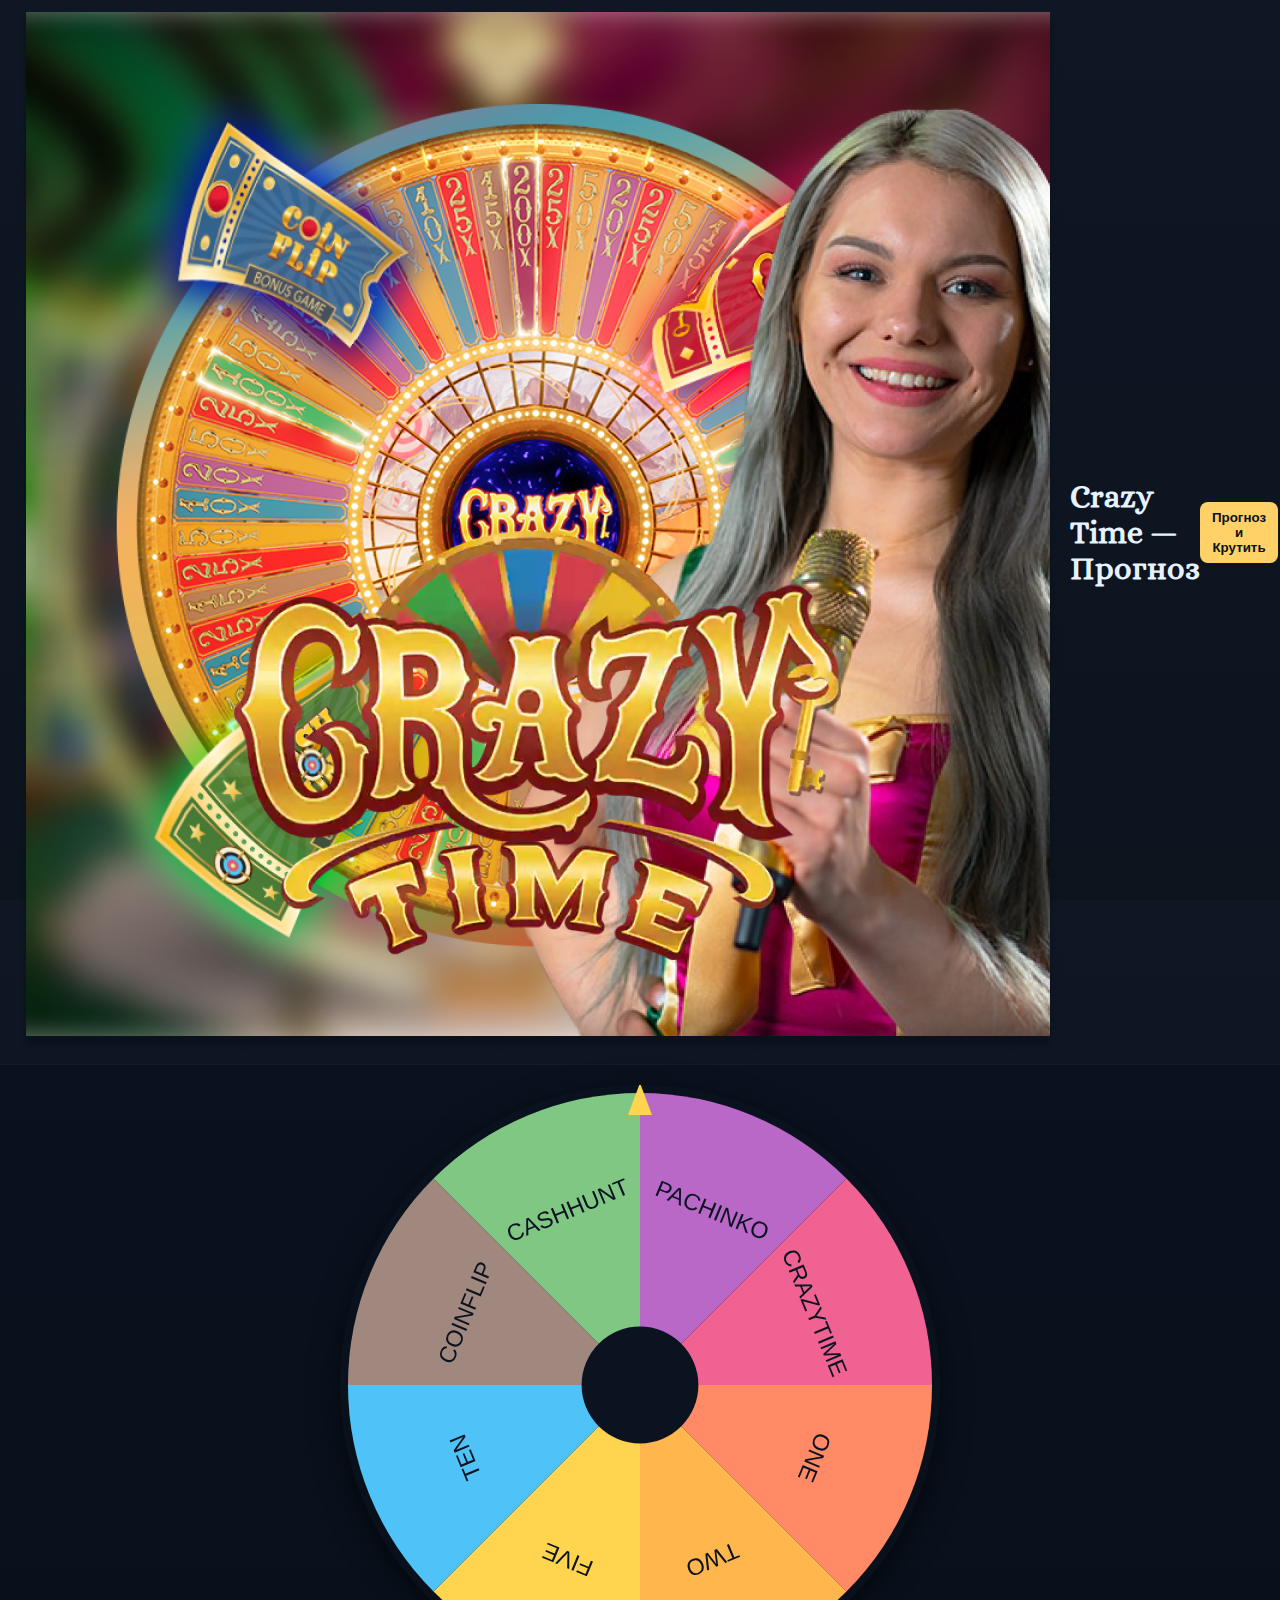
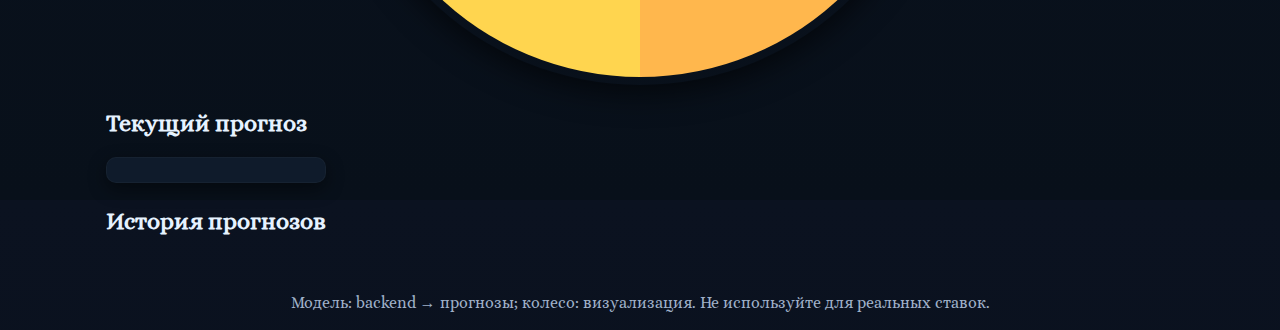
<file: CrazyWeb/fronted/index.html>
<!doctype html>
<html lang="ru">
<head>
  <meta charset="utf-8" />
  <meta name="viewport" content="width=device-width,initial-scale=1" />
  <title>Crazy Time — Прогноз сигнала и колесо</title>
  <link rel="stylesheet" href="styles.css" />
  <link rel="stylesheet" href="animations.css" />
</head>
<body>
  <header class="topbar">
    <div class="logo"><img src="assets/images/logo.png" alt="logo" onerror="this.style.display='none'"><h1>Crazy Time — Прогноз</h1></div>
    <div class="meta">
      <button id="predictBtn" class="btn">Прогноз и Крутить</button>
      <button id="syncBtn" class="btn secondary">Синхронизация (последний)</button>
    </div>
  </header>

  <main class="container">
    <section class="wheel-section">
      <canvas id="wheelCanvas" width="600" height="600"></canvas>
      <div id="wheelStatus" class="status"></div>
    </section>

    <section class="predictions-section">
      <h2>Текущий прогноз</h2>
      <div id="predBox" class="card"></div>
    </section>

    <section class="history-section">
      <h2>История прогнозов</h2>
      <div id="history" class="history-list"></div>
    </section>
  </main>

  <footer class="footer">Модель: backend → прогнозы; колесо: визуализация. Не используйте для реальных ставок.</footer>

  <script src="app.js"></script>
</body>
</html>
</file>
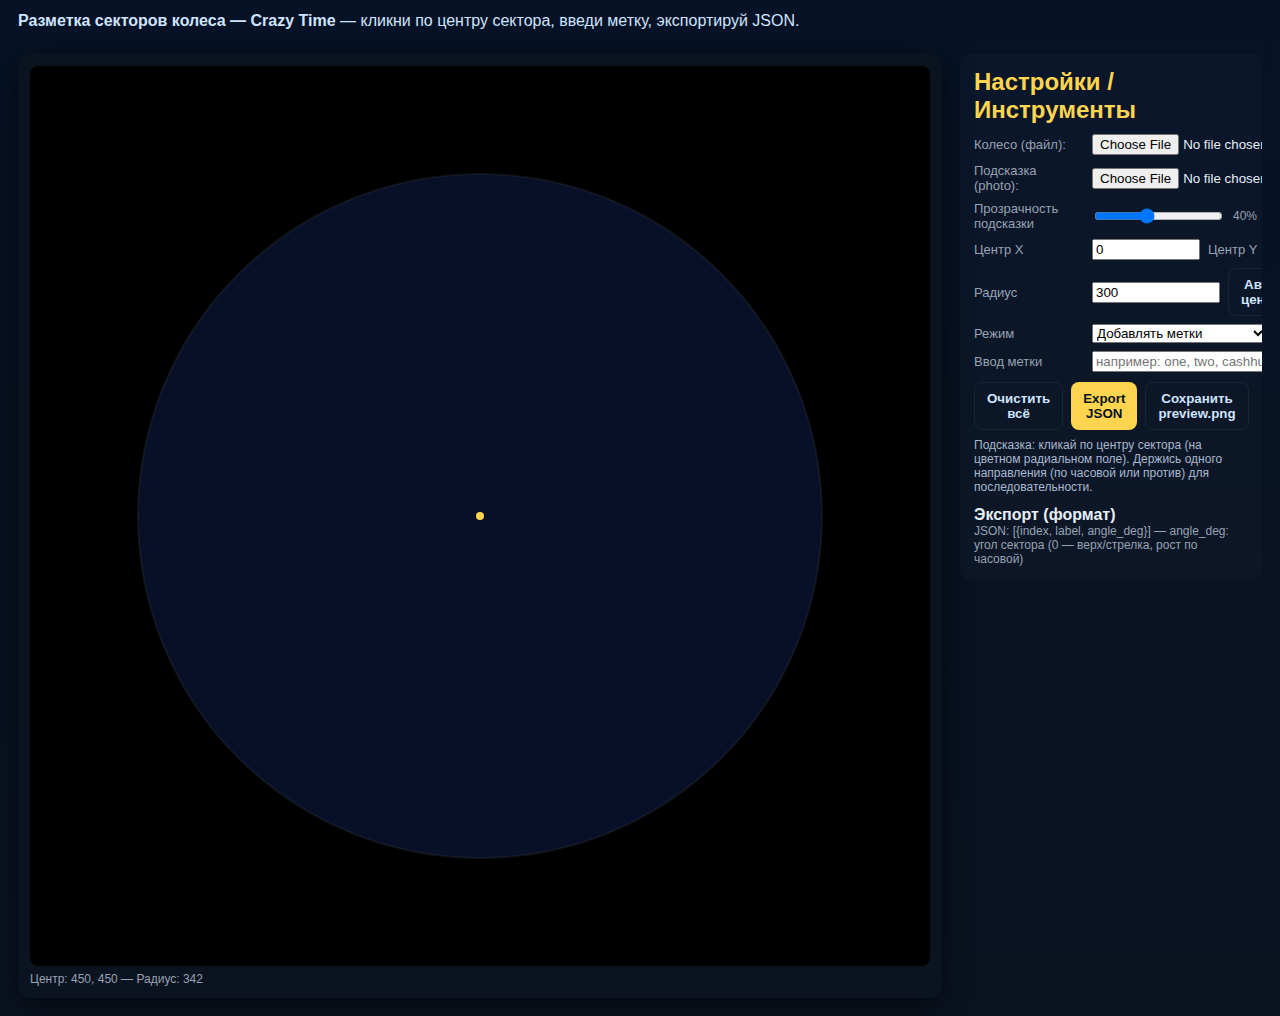
<file: CrazyWeb/fronted/wheel_marker.html>
<!doctype html>
<html lang="ru">
<head>
<meta charset="utf-8"/>
<meta name="viewport" content="width=device-width,initial-scale=1"/>
<title>Wheel Sector Marker — Разметка секторов Crazy Time</title>
<style>
  :root{--bg:#0f1420;--panel:#0b1220;--accent:#ffd54f;--muted:#98a3b3}
  body{margin:0;font-family:Inter,Segoe UI,Arial,Helvetica,sans-serif;background:linear-gradient(180deg,#061226 0,#0a1320 100%);color:#e6eef8}
  .wrap{display:flex;gap:18px;padding:18px;align-items:flex-start}
  .canvas-wrap{background:var(--panel);padding:12px;border-radius:12px;box-shadow:0 8px 30px rgba(0,0,0,.6)}
  #canvas{display:block;border-radius:8px;background:#000}
  .controls{width:360px;max-height:80vh;overflow:auto;background:rgba(255,255,255,0.02);padding:14px;border-radius:10px}
  .controls h2{margin:0 0 10px 0;color:var(--accent)}
  .row{display:flex;gap:8px;margin:8px 0;align-items:center}
  label{font-size:13px;color:var(--muted);min-width:110px}
  input[type="range"]{width:160px}
  button{background:var(--accent);border:none;padding:8px 12px;border-radius:8px;color:#08111a;font-weight:600;cursor:pointer}
  .btn-ghost{background:transparent;border:1px solid rgba(255,255,255,0.06);color:#cfe4ff}
  .list{margin-top:12px}
  .item{display:flex;justify-content:space-between;padding:8px;border-radius:8px;background:rgba(255,255,255,0.02);margin-bottom:6px}
  .small{font-size:12px;color:var(--muted)}
  .hint{font-size:12px;color:#a8b9d0;margin-top:8px}
  .actions{display:flex;gap:8px;margin-top:10px}
  .coords{font-size:12px;color:var(--muted);margin-top:6px}
</style>
</head>
<body>
<div style="padding:12px 18px 6px 18px;color:#cfe4ff;">
  <strong>Разметка секторов колеса — Crazy Time</strong> — кликни по центру сектора, введи метку, экспортируй JSON.
</div>

<div class="wrap">
  <div class="canvas-wrap">
    <canvas id="canvas" width="900" height="900"></canvas>
    <div class="coords" id="coords">Центр: - , Радиус: -</div>
  </div>

  <div class="controls">
    <h2>Настройки / Инструменты</h2>

    <div class="row">
      <label>Колесо (файл):</label>
      <input id="inputWheel" type="file" accept="image/*">
    </div>

    <div class="row">
      <label>Подсказка (photo):</label>
      <input id="inputGuide" type="file" accept="image/*">
    </div>

    <div class="row">
      <label>Прозрачность подсказки</label>
      <input id="guideOpacity" type="range" min="0" max="100" value="40">
      <span id="opVal" class="small">40%</span>
    </div>

    <div class="row">
      <label>Центр X</label>
      <input id="centerX" type="number" value="0" style="width:100px">
      <label style="min-width:60px">Центр Y</label>
      <input id="centerY" type="number" value="0" style="width:100px">
    </div>

    <div class="row">
      <label>Радиус</label>
      <input id="radius" type="number" value="300" style="width:120px">
      <button id="autoCenter" class="btn-ghost">Авто центр</button>
    </div>

    <div class="row">
      <label>Режим</label>
      <select id="mode">
        <option value="add">Добавлять метки</option>
        <option value="edit">Редактировать / удалять</option>
      </select>
    </div>

    <div class="row">
      <label>Ввод метки</label>
      <input id="labelInput" placeholder="например: one, two, cashhunt" style="flex:1">
    </div>

    <div class="actions">
      <button id="clearAll" class="btn-ghost">Очистить всё</button>
      <button id="exportJson">Export JSON</button>
      <button id="downloadPreview" class="btn-ghost">Сохранить preview.png</button>
    </div>

    <div class="hint">Подсказка: кликай по центру сектора (на цветном радиальном поле). Держись одного направления (по часовой или против) для последовательности.</div>

    <div class="list" id="list"></div>

    <div style="margin-top:10px;">
      <strong>Экспорт (формат)</strong>
      <div class="small">JSON: [{index, label, angle_deg}] — angle_deg: угол сектора (0 — верх/стрелка, рост по часовой)</div>
    </div>
  </div>
</div>

<script>
/* wheel_marker.js — простой разметчик секторов */
const canvas = document.getElementById('canvas');
const ctx = canvas.getContext('2d');
let wheelImg = null, guideImg = null;
let guideOpacity = 0.4;
let items = []; // {index, label, angle}
let center = {x: canvas.width/2, y: canvas.height/2};
let radius = Math.min(canvas.width, canvas.height) * 0.38;
let mode = 'add';
let labelInput = document.getElementById('labelInput');
const listEl = document.getElementById('list');
const coordsEl = document.getElementById('coords');

function clearCanvas(){
  ctx.clearRect(0,0,canvas.width,canvas.height);
}
function drawAll(){
  clearCanvas();
  // draw wheel base
  if (wheelImg) {
    // fit wheel image to canvas (max size by min dimension)
    const scale = Math.min(canvas.width / wheelImg.width, canvas.height / wheelImg.height);
    const w = wheelImg.width * scale;
    const h = wheelImg.height * scale;
    const x = (canvas.width - w)/2;
    const y = (canvas.height - h)/2;
    ctx.drawImage(wheelImg, x, y, w, h);
    // update center default if not set manually
    if (!center.manual) {
      center.x = canvas.width/2;
      center.y = canvas.height/2;
    }
  } else {
    // placeholder circle
    ctx.fillStyle = "#071026";
    ctx.beginPath();
    ctx.arc(center.x, center.y, radius, 0, Math.PI*2);
    ctx.fill();
  }
  // guide overlay
  if (guideImg){
    ctx.save();
    ctx.globalAlpha = guideOpacity;
    const scale = Math.min(canvas.width / guideImg.width, canvas.height / guideImg.height);
    const w = guideImg.width * scale;
    const h = guideImg.height * scale;
    const x = (canvas.width - w)/2;
    const y = (canvas.height - h)/2;
    ctx.drawImage(guideImg, x, y, w, h);
    ctx.restore();
  }

  // draw center marker
  ctx.save();
  ctx.fillStyle = "#ffd54f";
  ctx.beginPath();
  ctx.arc(center.x, center.y, 4, 0, Math.PI*2);
  ctx.fill();
  ctx.restore();

  // draw existing points and labels
  items.forEach((it, i)=>{
    // angle is degrees: 0 at top, clockwise
    const a = (it.angle) * Math.PI/180;
    const px = center.x + (radius*0.72) * Math.sin(a);
    const py = center.y - (radius*0.72) * Math.cos(a);
    // circle
    ctx.fillStyle = "#00e5ff";
    ctx.beginPath();
    ctx.arc(px, py, 7, 0, Math.PI*2);
    ctx.fill();
    // line to center
    ctx.strokeStyle = "rgba(255,255,255,0.06)";
    ctx.beginPath(); ctx.moveTo(center.x, center.y); ctx.lineTo(px, py); ctx.stroke();
    // text
    ctx.fillStyle = "#e6eef8";
    ctx.font = "14px sans-serif";
    ctx.textAlign = "center";
    ctx.fillText(it.label, px, py - 12);
  });

  // draw circle outline
  ctx.save();
  ctx.strokeStyle = "rgba(255,255,255,0.06)";
  ctx.lineWidth = 2;
  ctx.beginPath();
  ctx.arc(center.x, center.y, radius, 0, Math.PI*2);
  ctx.stroke();
  ctx.restore();

  coordsEl.textContent = `Центр: ${Math.round(center.x)}, ${Math.round(center.y)}  —  Радиус: ${Math.round(radius)}`;
}

function loadImageFile(file, target){
  const reader = new FileReader();
  reader.onload = e=>{
    const img = new Image();
    img.onload = ()=> {
      if (target === 'wheel'){ wheelImg = img; }
      else if (target === 'guide'){ guideImg = img; }
      drawAll();
    }
    img.src = e.target.result;
  }
  reader.readAsDataURL(file);
}

document.getElementById('inputWheel').addEventListener('change', (ev)=>{
  if(ev.target.files[0]) loadImageFile(ev.target.files[0],'wheel');
});
document.getElementById('inputGuide').addEventListener('change', (ev)=>{
  if(ev.target.files[0]) loadImageFile(ev.target.files[0],'guide');
});

// opacity slider
document.getElementById('guideOpacity').addEventListener('input', (e)=>{
  const v = Number(e.target.value);
  guideOpacity = v/100;
  document.getElementById('opVal').textContent = v + '%';
  drawAll();
});

// auto center: set center to image center & radius to half of min dimension
document.getElementById('autoCenter').addEventListener('click', ()=>{
  center.x = canvas.width/2; center.y = canvas.height/2;
  radius = Math.min(canvas.width, canvas.height) * 0.45;
  center.manual = false;
  drawAll();
});

// manual center inputs
document.getElementById('centerX').addEventListener('change', (e)=>{
  center.x = Number(e.target.value); center.manual = true; drawAll();
});
document.getElementById('centerY').addEventListener('change', (e)=>{
  center.y = Number(e.target.value); center.manual = true; drawAll();
});
document.getElementById('radius').addEventListener('change', (e)=>{
  radius = Number(e.target.value); drawAll();
});

// mode
document.getElementById('mode').addEventListener('change',(e)=>{ mode = e.target.value; });

canvas.addEventListener('click', (ev)=>{
  const rect = canvas.getBoundingClientRect();
  const x = ev.clientX - rect.left;
  const y = ev.clientY - rect.top;
  // compute angle: 0 at top, clockwise
  const dx = x - center.x, dy = y - center.y;
  let ang = Math.atan2(dy, dx) * 180 / Math.PI; // -180..180, 0 at +x, CCW positive
  // convert to 0 at top, clockwise positive:
  ang = (ang + 90 + 360) % 360;
  if (mode === 'add'){
    const label = labelInput.value.trim();
    if (!label){ alert('Введите метку сектора в поле "Ввод метки"'); return; }
    items.push({index: items.length, label: label, angle: Math.round(ang*100)/100});
    labelInput.value = '';
    renderList();
    drawAll();
  } else {
    // edit mode: find nearest item to clicked angle and allow edit/delete
    if (items.length === 0) return;
    let nearest = null; let minD = 1e9;
    items.forEach((it, idx)=>{
      const d = Math.abs(((it.angle - ang + 540) % 360) - 180); // circular distance
      if (d < minD){ minD = d; nearest = idx; }
    });
    if (nearest !== null){
      const it = items[nearest];
      const newLabel = prompt('Редактировать метку (оставь пустой, чтобы удалить):', it.label);
      if (newLabel === null) return;
      if (newLabel.trim() === ''){
        items.splice(nearest,1);
      } else {
        it.label = newLabel.trim();
      }
      renderList(); drawAll();
    }
  }
});

function renderList(){
  listEl.innerHTML = '';
  // sort by angle clockwise (0..360)
  const sorted = items.slice().sort((a,b)=> a.angle - b.angle);
  sorted.forEach((it, idx)=>{
    const div = document.createElement('div');
    div.className = 'item';
    div.innerHTML = `<div><strong>#${idx+1}</strong> ${it.label}</div>
      <div style="text-align:right">
        <div class="small">${it.angle.toFixed(2)}°</div>
        <div style="margin-top:6px"><button class="btn-ghost" data-i="${it.index}">Edit</button></div>
      </div>`;
    listEl.appendChild(div);
  });
  // attach edit buttons
  listEl.querySelectorAll('button').forEach(b=>{
    b.addEventListener('click',(ev)=>{
      const idxAttr = ev.currentTarget.getAttribute('data-i');
      const idx = items.findIndex(x=>x.index == idxAttr);
      if (idx >= 0){
        const newLabel = prompt('Редактировать метку (оставь пустой, чтобы удалить):', items[idx].label);
        if (newLabel === null) return;
        if (newLabel.trim() === '') items.splice(idx,1);
        else items[idx].label = newLabel.trim();
        renderList(); drawAll();
      }
    });
  });
}

// export JSON
document.getElementById('exportJson').addEventListener('click', ()=>{
  if (items.length === 0){ alert('Нет меток для экспорта'); return; }
  // create array sorted by angle ascending (0..360)
  const arr = items.slice().sort((a,b)=> a.angle - b.angle).map((it,idx)=>({
    index: idx,
    label: it.label,
    angle_deg: Math.round(it.angle*100)/100
  }));
  const blob = new Blob([JSON.stringify(arr, null, 2)], {type:'application/json'});
  const url = URL.createObjectURL(blob);
  const a = document.createElement('a'); a.href=url; a.download = 'wheel_map.json'; a.click();
  URL.revokeObjectURL(url);
});

// clear all
document.getElementById('clearAll').addEventListener('click', ()=>{
  if (!confirm('Очистить все метки?')) return;
  items = []; renderList(); drawAll();
});

// save preview (canvas -> png)
document.getElementById('downloadPreview').addEventListener('click', ()=>{
  const a = document.createElement('a');
  a.href = canvas.toDataURL('image/png');
  a.download = 'wheel_preview.png';
  a.click();
});

// allow manual center dragging (optional)
let draggingCenter = false;
canvas.addEventListener('mousedown',(e)=>{
  const rect = canvas.getBoundingClientRect();
  const x = e.clientX - rect.left, y = e.clientY - rect.top;
  const d = Math.hypot(x-center.x, y-center.y);
  if (d < 12){ draggingCenter=true; }
});
window.addEventListener('mousemove',(e)=>{
  if (!draggingCenter) return;
  const rect = canvas.getBoundingClientRect();
  center.x = e.clientX - rect.left; center.y = e.clientY - rect.top;
  center.manual = true;
  document.getElementById('centerX').value = Math.round(center.x);
  document.getElementById('centerY').value = Math.round(center.y);
  drawAll();
});
window.addEventListener('mouseup',()=>{ draggingCenter=false; });

// initial draw and optionally pre-load images if present in same folder via URLs
// If you want to auto-load local files by filename, uncomment and adjust paths below:
// (Note: due to browser local-file restrictions, this auto-load only works when files are served or chosen via input)
// load by default example (disabled)
drawAll();

</script>
</body>
</html>
</file>
<file: CrazyWeb/fronted/styles.css>
@font-face { font-family: 'AppMain'; src: url('assets/fonts/alice_regular.ttf'); }
:root{ --bg: #0b1220; --card: #0f1b2b; --muted: #9fb0c8; --accent: #ffd166; }
*{box-sizing:border-box;} html,body{height:100%;margin:0;font-family: AppMain, 'Roboto', Arial;} body{background:linear-gradient(180deg,var(--bg) 0%, #08101a 100%);color:#e6f2ff;}
.topbar{display:flex;justify-content:space-between;align-items:center;padding:12px 18px;background:rgba(255,255,255,0.02);border-bottom:1px solid rgba(255,255,255,0.03);} .logo{display:flex;align-items:center;gap:12px;} .logo-img{height:48px;width:auto;border-radius:6px;} .title{font-size:18px;margin:0;color:var(--accent);} .meta{display:flex;align-items:center;gap:10px;} .btn{background:var(--accent);border:none;padding:8px 12px;border-radius:8px;font-weight:700;cursor:pointer;color:#08101a;} .auto{color:var(--muted);font-size:14px} .container{max-width:1100px;margin:20px auto;padding:0 16px;} .predictions-grid{display:grid;grid-template-columns:repeat(auto-fit,minmax(220px,1fr));gap:16px;margin-top:12px;} .card{background:linear-gradient(180deg, rgba(255,255,255,0.02), rgba(255,255,255,0.01));padding:14px;border-radius:12px;box-shadow:0 6px 18px rgba(0,0,0,0.45);border:1px solid rgba(255,255,255,0.03);} .pred-title{font-size:14px;margin:0 0 8px 0;color:var(--accent);} .pred-value{font-size:30px;font-weight:800;margin:0;} .pred-meta{display:flex;justify-content:space-between;align-items:center;margin-top:10px;color:var(--muted);font-size:13px;} .history-list{margin-top:12px;display:flex;flex-direction:column;gap:8px;} .hist-item{padding:10px;border-radius:8px;background:rgba(255,255,255,0.02);display:flex;justify-content:space-between;align-items:center;border:1px solid rgba(255,255,255,0.02);font-size:14px;color:var(--muted);} .footer{text-align:center;padding:18px;color:var(--muted);margin-top:20px} @media (max-width:600px){ .logo-img{height:40px;} .pred-value{font-size:24px;} }
/* Добавления для колеса и управления */
.wheel-section { text-align:center; margin: 18px 0; }
#wheelCanvas { border-radius: 50%; background: transparent; box-shadow: 0 8px 30px rgba(0,0,0,0.6); }
.status { margin-top:8px; color:#dfeffb; }
.btn.secondary { background:#6c7a89; color:white; margin-left:8px; }
#predBox { padding:12px; font-size:18px; background: #0f1b2b; color:#fff; border-radius:10px; display:inline-block; min-width:220px; text-align:center; }
</file>
<file: CrazyWeb/fronted/animations.css>
@keyframes anim_abc_fade_in {0% { opacity: 0.0; } 100% { opacity: 1.0; }}
.anim_abc_fade_in { animation: anim_abc_fade_in 1000ms linear 1;}
@keyframes anim_abc_fade_out {0% { opacity: 1.0; } 100% { opacity: 0.0; }}
.anim_abc_fade_out { animation: anim_abc_fade_out 1000ms linear 1;}
@keyframes anim_abc_slide_in_bottom {0% { transform: translate(0, 50.0%p); } 100% { transform: translate(0, 0.0); }}
.anim_abc_slide_in_bottom { animation: anim_abc_slide_in_bottom 1000ms linear 1;}
@keyframes anim_abc_slide_in_top {0% { transform: translate(0, -50.0%p); } 100% { transform: translate(0, 0.0); }}
.anim_abc_slide_in_top { animation: anim_abc_slide_in_top 1000ms linear 1;}
@keyframes anim_abc_slide_out_bottom {0% { transform: translate(0, 0.0); } 100% { transform: translate(0, 50.0%p); }}
.anim_abc_slide_out_bottom { animation: anim_abc_slide_out_bottom 1000ms linear 1;}
@keyframes anim_abc_slide_out_top {0% { transform: translate(0, 0.0); } 100% { transform: translate(0, -50.0%p); }}
.anim_abc_slide_out_top { animation: anim_abc_slide_out_top 1000ms linear 1;}
@keyframes anim_abc_tooltip_enter {0% { opacity: 0.0; } 100% { opacity: 1.0; }}
.anim_abc_tooltip_enter { animation: anim_abc_tooltip_enter 1000ms linear 1;}
@keyframes anim_abc_tooltip_exit {0% { opacity: 1.0; } 100% { opacity: 0.0; }}
.anim_abc_tooltip_exit { animation: anim_abc_tooltip_exit 1000ms linear 1;}
@keyframes anim_design_snackbar_in {0% { transform: translate(0, 100.0%); } 100% { transform: translate(0, 0.0); }}
.anim_design_snackbar_in { animation: anim_design_snackbar_in 1000ms linear 1;}
@keyframes anim_design_snackbar_out {0% { transform: translate(0, 0.0); } 100% { transform: translate(0, 100.0%); }}
.anim_design_snackbar_out { animation: anim_design_snackbar_out 1000ms linear 1;}
@keyframes anim_fade_in {0% { opacity: 0.0; } 100% { opacity: 1.0; }}
.anim_fade_in { animation: anim_fade_in 1000ms linear 1;}
@keyframes anim_fade_in_medium {0% { opacity: 0.0; } 100% { opacity: 1.0; }}
.anim_fade_in_medium { animation: anim_fade_in_medium 1000ms linear 1;}
@keyframes anim_fade_out {0% { opacity: 1.0; } 100% { opacity: 0.0; }}
.anim_fade_out { animation: anim_fade_out 1000ms linear 1;}
@keyframes anim_fade_out_medium {0% { opacity: 1.0; } 100% { opacity: 0.0; }}
.anim_fade_out_medium { animation: anim_fade_out_medium 1000ms linear 1;}
@keyframes anim_nav_default_enter_anim {0% { opacity: 0.0; } 100% { opacity: 1.0; }}
.anim_nav_default_enter_anim { animation: anim_nav_default_enter_anim 1000ms linear 1;}
@keyframes anim_nav_default_exit_anim {0% { opacity: 1.0; } 100% { opacity: 0.0; }}
.anim_nav_default_exit_anim { animation: anim_nav_default_exit_anim 1000ms linear 1;}
@keyframes anim_nav_default_pop_enter_anim {0% { opacity: 0.0; } 100% { opacity: 1.0; }}
.anim_nav_default_pop_enter_anim { animation: anim_nav_default_pop_enter_anim 1000ms linear 1;}
@keyframes anim_nav_default_pop_exit_anim {0% { opacity: 1.0; } 100% { opacity: 0.0; }}
.anim_nav_default_pop_exit_anim { animation: anim_nav_default_pop_exit_anim 1000ms linear 1;}
@keyframes anim_onesignal_fade_in {0% { opacity: 0.0; } 100% { opacity: 1.0; }}
.anim_onesignal_fade_in { animation: anim_onesignal_fade_in 0ms linear 1;}
@keyframes anim_onesignal_fade_out {0% { opacity: 1.0; } 100% { opacity: 0.0; }}
.anim_onesignal_fade_out { animation: anim_onesignal_fade_out 0ms linear 1;}
</file>
